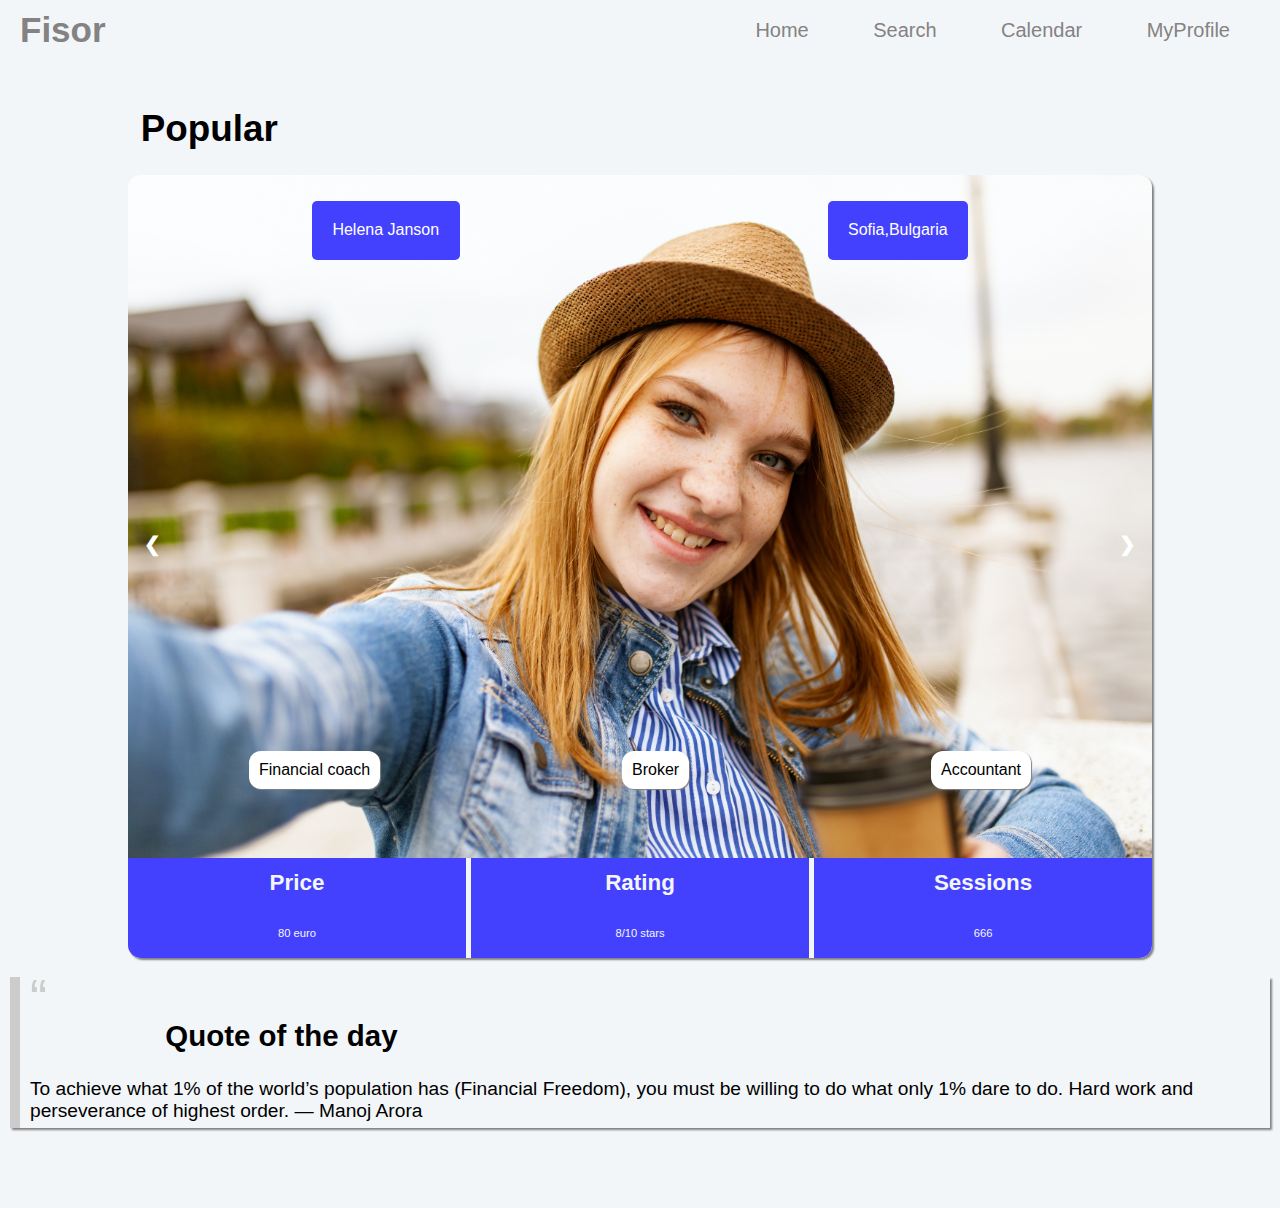
<file: FisorApp/index.html>
<!DOCTYPE html>
<html>

<head>
  <link rel="manifest" href="/manifest.json">
  <meta charset="UTF-8">
  <meta name="viewport" content="width=device-width,initial-scale=1">
  <meta name="theme-color" content="#4441FE"/>
  <link rel="apple-touch-icon" href="images/icons/icon-72x72.pngc">
  <title>Fisor</title>
  <meta name="author" content="Fisor team">
  <meta name="description" content="Fisor the PWA">
  <meta name="keywords" content="pwa,workshop,fontys,smart mobile">
  <link rel="stylesheet" href="css/stylesheet.css" type="text/css">
  <link rel='shortcut icon' type='image/x-icon' href='images/favicon.ico' />
  <script src="js/scripts.js" type="text/javascript"></script>
  <link rel="stylesheet" href="https://fonts.googleapis.com/icon?family=Material+Icons">
  <link rel="stylesheet" href="https://cdnjs.cloudflare.com/ajax/libs/font-awesome/4.7.0/css/font-awesome.min.css">

</head>

<body>

  <!-- Header -->
  <nav class="navbar">
    <h1 class="logo">Fisor</h1>
    <ul class="desktop-buttons">
      <li><a href="#">Home</a></li>
      <li><a href="search.html">Search</a></li>
      <li><a href="#">Calendar</a></li>
      <li><a href="profile.html">MyProfile</a></li>
    </ul>
    <ul class="mobile-buttons">
      <li><span onclick="location.href='index.html'" class="fa fa-home"></li></a>
      <li><span onclick="location.href='search.html'" class="fa fa-search"></span></li>
      <li><span class="fa fa-calendar"></span></li>
      <li><span onclick="location.href='profile.html'" class="fa fa-user"></span></li>
    </ul>
  </nav>
  <!-- Header/> -->

  <h3 class="container-title">Popular</h3>

  <div class="flex-container">
    <div id="wetry">
    </div>
    <div class="arrows">
      <a class="prev" onclick="plusSlides(-1)">❮</a>
      <a class="next" onclick="plusSlides(1)">❯</a>
    </div>
  </div>

  
  <script src="js/index.js" type="text/javascript"></script>

  <!--quotes  -->
  <blockquote>
    <h3 class="container-title">Quote of the day</h3>
    <p>To achieve what 1% of the world’s population has (Financial Freedom), you must be willing to do what only 1% dare
      to do. Hard work and perseverance of highest order. ― Manoj Arora</p>
  </blockquote>
  <!-- quotes/ -->  


</body>

</html>
</file>
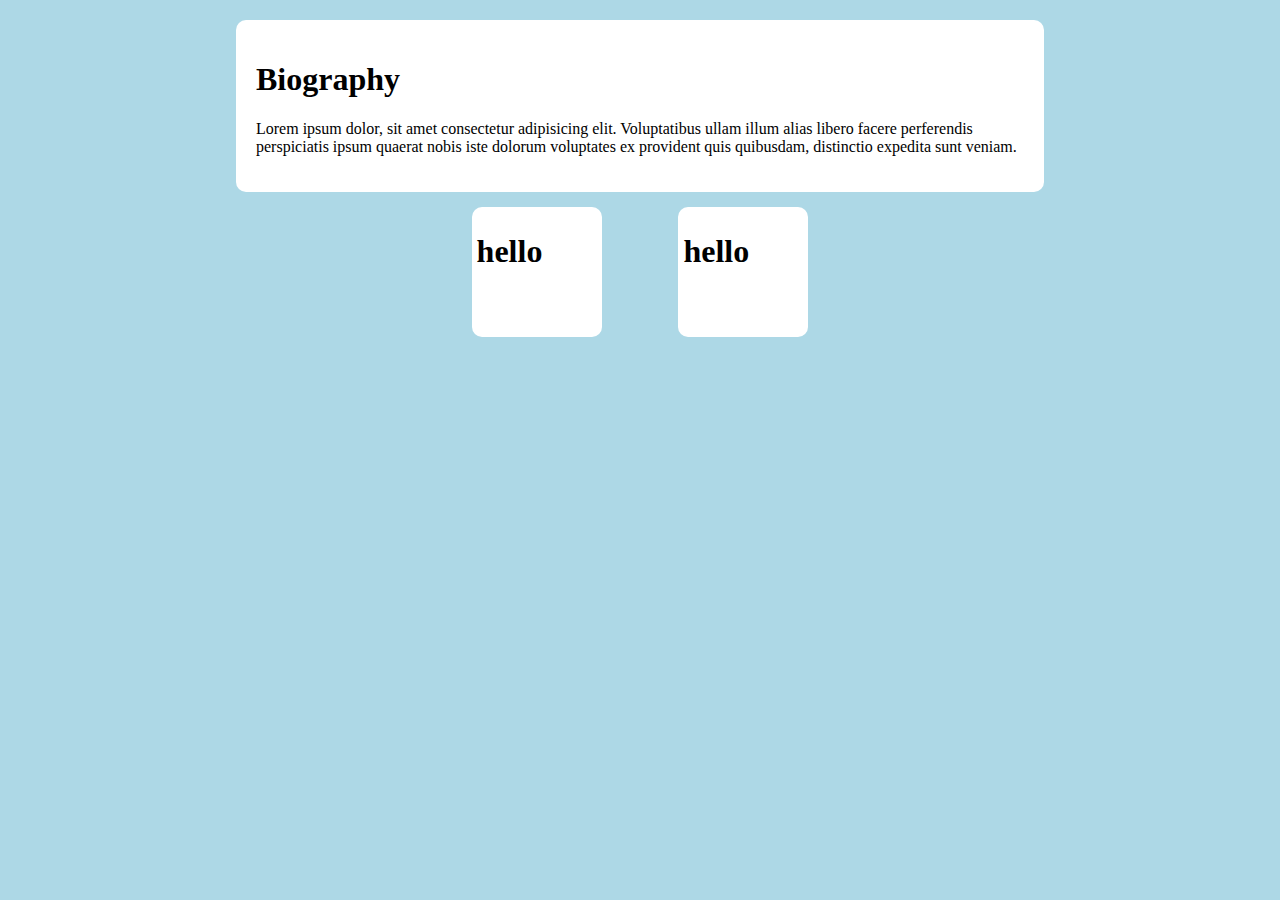
<file: Fisor but better/profile.html>
<!DOCTYPE html>
<!DOCTYPE html>
<html lang="en">
<head>
    <meta charset="UTF-8">
    <meta http-equiv="X-UA-Compatible" content="IE=edge">
    <meta name="viewport" content="width=device-width, initial-scale=1.0">
    <link rel="stylesheet" href="css/profile.css">
    <title>Profile</title>
</head>
<body>
    <div class="container">
        <div id="biography">
            <h1>Biography</h1>
            <p> 
                Lorem ipsum dolor, sit amet consectetur adipisicing elit. 
                Voluptatibus ullam illum alias libero facere perferendis 
                perspiciatis ipsum quaerat nobis iste dolorum voluptates ex 
                provident quis quibusdam, distinctio expedita sunt veniam.
            </p>
        </div>
        
    </div>
    
    <div class="container">
        <div class="profile-buttons">
            <i></i>
            <h1>hello</h1>
        </div>
        <div class="profile-buttons">
            <i></i>
            <h1>hello</h1>
        </div>
    </div>
    
</body>
</html>
</file>
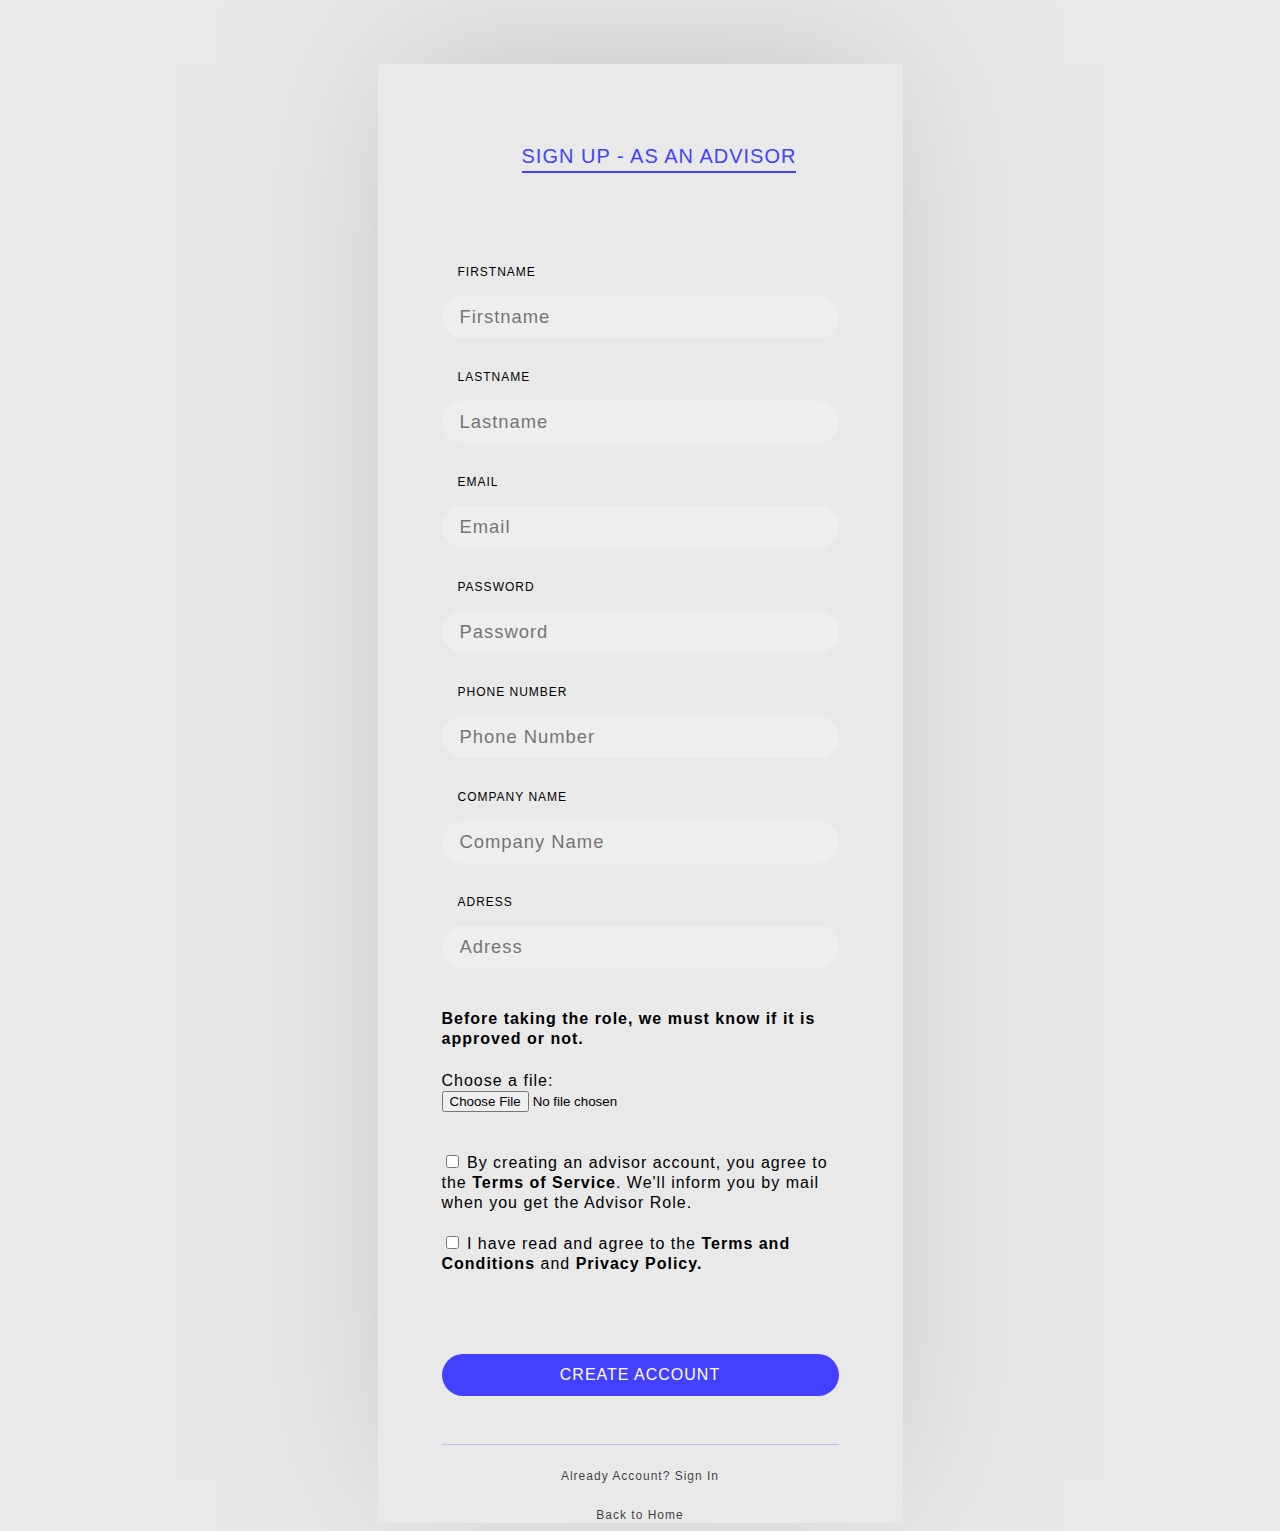
<file: FisorApp/advisor.html>
<!DOCTYPE html>
<html lang="en" >
<head>
  <meta charset="UTF-8">
  <title>Register</title>
  <link rel='stylesheet' href="./css/advisor.css">
  <link rel='stylesheet' href="./css/all.min.css">

</head>
<body>
<!-- Register Begin-->
<div class="register-container">
	<form action="" class="form-register">
		<ul class="register-nav">
			<li class="register-nav__item active">
				<a href="#">Sign up - as an Advisor</a>
			</li>
		</ul>
		<label for="register-input-user" class="register__label">
			Firstname
		</label>
		<input id="register-input-user" class="register__input" type="text" placeholder="Firstname" />
        <label for="register-input-user" class="register__label">
			Lastname
		</label>
		<input id="register-input-user" class="register__input" type="text" placeholder="Lastname" />
        <label for="register-input-user" class="register__label">
			Email
		</label>
		<input id="register-input-user" class="register__input" type="text" placeholder="Email" />
        <label for="register-input-password" class="register__label">
			Password
		</label>
		<input id="register-input-password" class="register__input" type="password" placeholder="Password" />
        
        <label for="register-input-user" class="register__label">
			Phone Number
		</label>
		<input id="register-input-user" class="register__input" type="text" placeholder="Phone Number" />

        <label for="register-input-user" class="register__label">
			Company Name
		</label>
		<input id="register-input-user" class="register__input" type="text" placeholder="Company Name" />

        <label for="register-input-user" class="register__label">
			Adress
		</label>
		<input id="register-input-user" class="register__input" type="text" placeholder="Adress" />
        <br><br>
        <h4>Before taking the role, we must know if it is approved or not. </h4>
        <label for="myfile">Choose a file:</label><br>
        <input type="file" id="myfile" name="myfile">
        <br><br><br>
        <input type="checkbox" name="checkbox" value="check" id="agree">
        <label> 
        By creating an advisor account, you agree to the <strong>Terms of Service</strong>. We'll inform you by mail when you get the Advisor Role. 
        </label>
        <br><br>
        <input type="checkbox" name="checkbox" value="check" id="agree"> I have read and agree to the <strong>Terms and Conditions</strong> and <strong>Privacy Policy.</strong>

		<button onclick="location.href='index.html'" class="register__submit">
            Create Account
        </button>
    </form>
        <a href="login.html" class="register">
            Already Account? Sign In
        </a>
        <a href="#" class="home">
            Back to Home
        </a>
</div>
<!-- Register End-->
</body>
</html>
</file>
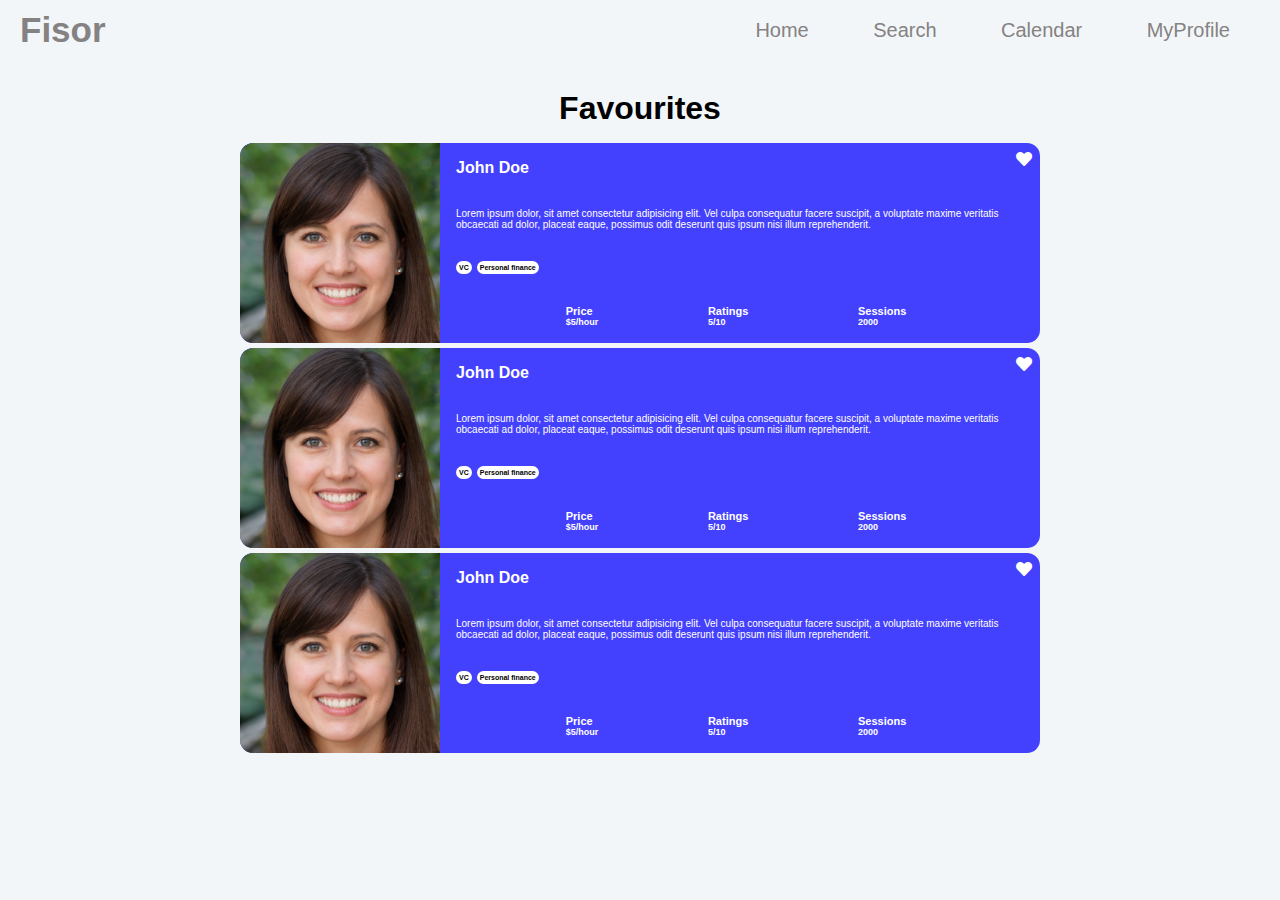
<file: FisorApp/favourite.html>
<!DOCTYPE html>

<!DOCTYPE html>
<html lang="en">

<head>
    <meta charset="UTF-8">
    <meta http-equiv="X-UA-Compatible" content="IE=edge">
    <meta name="viewport" content="width=device-width, initial-scale=1.0">
    <link rel="stylesheet" href="css/favourite.css">
    <link rel="stylesheet" href="css/card.css">
    <link rel='stylesheet' href="./css/all.min.css">
    <link rel="stylesheet" href="css/stylesheet.css" type="text/css">
    <title>Favourites</title>
</head>

<body>

    <!-- Header -->
  <nav class="navbar">
    <h1 class="logo">Fisor</h1>
    <ul class="desktop-buttons">
      <li><a href="index.html">Home</a></li>
      <li><a href="search.html">Search</a></li>
      <li><a href="#">Calendar</a></li>
      <li><a href="profile.html">MyProfile</a></li>
    </ul>
    <ul class="mobile-buttons">
      <li><span onclick="location.href='index.html'" class="fa fa-home" ></li></a>
      <li><span onclick="location.href='search.html'" class="fa fa-search"></span></li>
      <li><span class="fa fa-calendar"></span></li>
      <li><span onclick="location.href='profile.html'"  class="fa fa-user"></span></li>
    </ul>
  </nav>
  <!-- Header/> -->

<h1 style="text-align-last: center;margin-bottom: 1rem;">Favourites</h1>

    <div class="advisors"> <!--Flex column-->
<div class="advisor-card"> <!--Flex row-->
<img src="./images/thispersondoesnotexist.png" alt="profile pic"> <!--First column-->
<div class="information"> <!--Flex column--> 
<div class="information-heading"> <!--Flex row-->
<h2>John Doe</h2>
</div>
<p>
Lorem ipsum dolor, sit amet consectetur adipisicing elit. Vel culpa consequatur facere suscipit,
a voluptate maxime veritatis obcaecati ad dolor, placeat eaque, possimus odit deserunt quis ipsum 
nisi illum reprehenderit.
</p>

<div class="information-bubbles"> <!--Flex row-->
<h3>VC</h3>
<h3>Personal finance</h3>
</div>
<div class="information-metrics"> <!--Flex row-->
<div class="metrics-price">
<h4>Price</h4>
<h6 >$5/hour</h6>
</div>
<div class="metrics-ratings">
<h4>Ratings</h4>
<h6>5/10</h6>
</div>
<div class="metrics-sessions">
<h4>Sessions</h4>
<h6>2000</h6>
</div>
</div>
</div>
<i style="margin-top: 0.5rem; margin-right:0.5rem;color:white"class="fas fa-heart"></i> <!--Final coulumn-->
</div>
</div>

<div class="advisors"> <!--Flex column-->
<div class="advisor-card"> <!--Flex row-->
<img src="./images/thispersondoesnotexist.png" alt="profile pic"> <!--First column-->
<div class="information"> <!--Flex column--> 
<div class="information-heading"> <!--Flex row-->
<h2>John Doe</h2>
</div>
<p>
Lorem ipsum dolor, sit amet consectetur adipisicing elit. Vel culpa consequatur facere suscipit,
a voluptate maxime veritatis obcaecati ad dolor, placeat eaque, possimus odit deserunt quis ipsum 
nisi illum reprehenderit.
</p>

<div class="information-bubbles"> <!--Flex row-->
<h3>VC</h3>
<h3>Personal finance</h3>
</div>
<div class="information-metrics"> <!--Flex row-->
<div class="metrics-price">
<h4>Price</h4>
<h6 >$5/hour</h6>
</div>
<div class="metrics-ratings">
<h4>Ratings</h4>
<h6>5/10</h6>
</div>
<div class="metrics-sessions">
<h4>Sessions</h4>
<h6>2000</h6>
</div>
</div>
</div>
<i style="margin-top: 0.5rem; margin-right:0.5rem;color:white"class="fas fa-heart"></i> <!--Final coulumn-->
</div>
</div>

<div class="advisors"> <!--Flex column-->
<div class="advisor-card"> <!--Flex row-->
<img src="./images/thispersondoesnotexist.png" alt="profile pic"> <!--First column-->
<div class="information"> <!--Flex column--> 
<div class="information-heading"> <!--Flex row-->
<h2>John Doe</h2>
</div>
<p>
Lorem ipsum dolor, sit amet consectetur adipisicing elit. Vel culpa consequatur facere suscipit,
a voluptate maxime veritatis obcaecati ad dolor, placeat eaque, possimus odit deserunt quis ipsum 
nisi illum reprehenderit.
</p>

<div class="information-bubbles"> <!--Flex row-->
<h3>VC</h3>
<h3>Personal finance</h3>
</div>
<div class="information-metrics"> <!--Flex row-->
<div class="metrics-price">
<h4>Price</h4>
<h6 >$5/hour</h6>
</div>
<div class="metrics-ratings">
<h4>Ratings</h4>
<h6>5/10</h6>
</div>
<div class="metrics-sessions">
<h4>Sessions</h4>
<h6>2000</h6>
</div>
</div>
</div> 
<i style="margin-top: 0.5rem; margin-right:0.5rem;color:white"class="fas fa-heart"></i> <!--Final coulumn-->
</div>
</div>
</body>

</html>
</file>
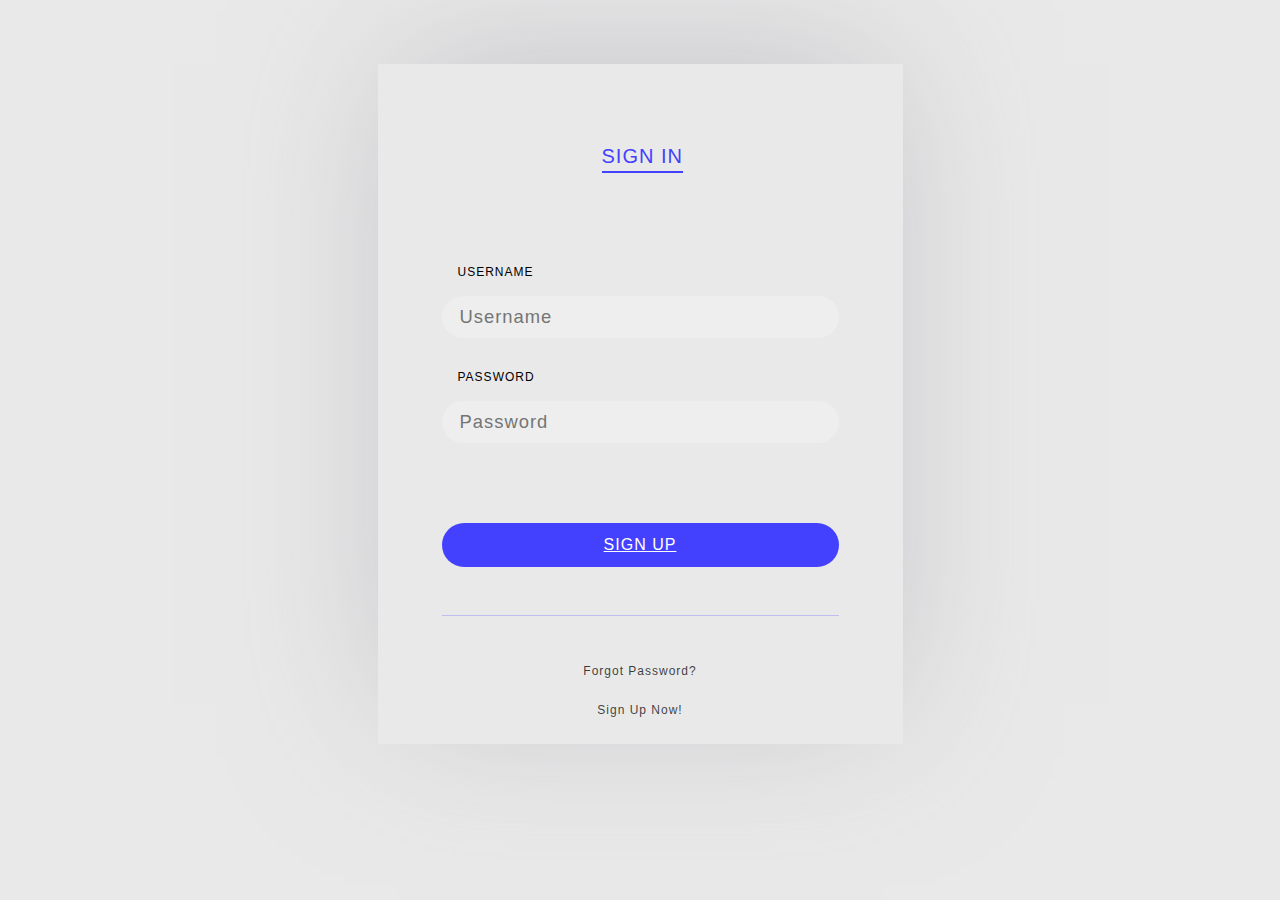
<file: FisorApp/login.html>
<!DOCTYPE html>
<html lang="en" >
<head>
  <meta charset="UTF-8">
  <title>Login</title>
  <link rel='stylesheet' href="./css/login.css">

</head>
<body>
<!-- Login Begin-->
<div class="login-container">
	<form action="" class="form-login">
		<ul class="login-nav">
			<li class="login-nav__item active">
				<a href="#">Sign In</a>
			</li>
		</ul>
		<label for="login-input-user" class="login__label">
			Username
		</label>
		<input id="login-input-user" class="login__input" type="text" placeholder="Username" />
		<label for="login-input-password" class="login__label">
			Password
		</label>
		<input id="login-input-password" class="login__input" type="password" placeholder="Password" />



		<a href="index.html" type="button" value="home "class="login__submit" style="text-align: center;">
			Sign Up
		</a>
	</form>
		<a href="#" class="login__forgot">
			Forgot Password?
		</a>
		<a href="register.html" class="register">
			Sign Up Now!
		</a>
</div>
<!-- Login End -->
  
</body>
</html>
</file>
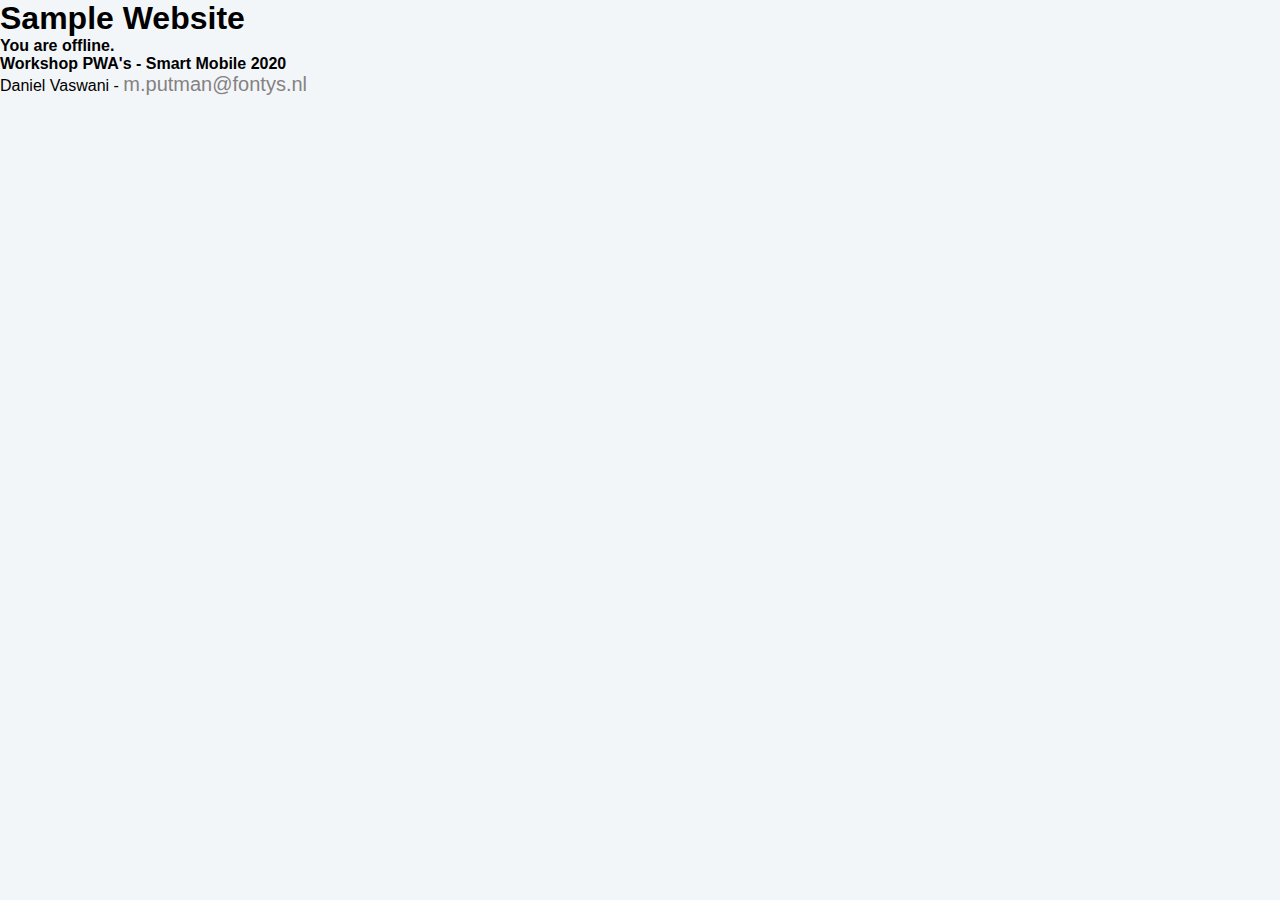
<file: FisorApp/offline.html>
<!DOCTYPE html>
<html><head>
  <link rel="manifest" href="/manifest.json">
  <meta charset="UTF-8">
  <meta name="viewport" content="width=device-width,initial-scale=1">
  <title>Sample site (to be PWA)</title>
  <meta name="author" content="Daniel Vaswani">
  <meta name="description" content="Sample site as resource to build your first PWA">
  <meta name="keywords" content="pwa,workshop,fontys,smart mobile">
  <link rel="stylesheet" href="css/stylesheet.css" type="text/css">
  <link rel="icon" href="images/icon.png" sizes="512x512">

</head>

<body>
  <script src="js/scripts.js" type="text/javascript"></script>
  <div id="website_container">
    <div class="content">
      <header>
        <h1>Sample Website</h1>
      </header>
      <main>
        <strong>You are offline.</strong>
      </main>
      <footer>
        <p><strong>Workshop PWA's - Smart Mobile 2020</strong><br>Daniel Vaswani - <a href="mailto:m.putman@fontys.nl">m.putman@fontys.nl</a></p>
      </footer>
    </div>
  </div>



</body>
</file>
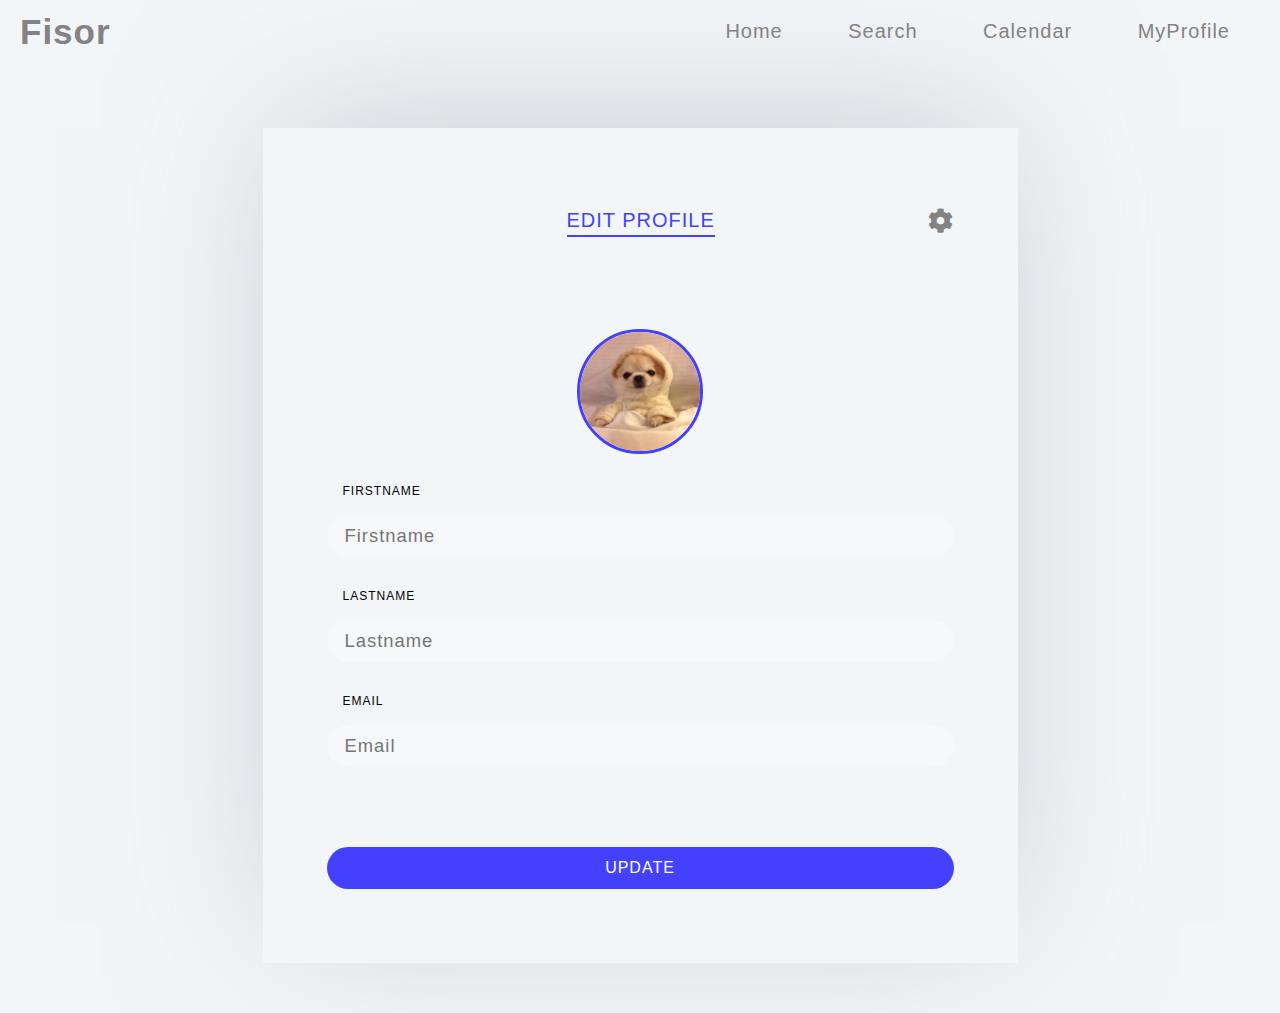
<file: FisorApp/profile-edit.html>
<!DOCTYPE html>
<html lang="en">

<head>
	<meta charset="UTF-8">
	<title>Profile Editing</title>
	<link rel='stylesheet' href="./css/profile-edit.css">
	<link rel='stylesheet' href="./css/all.min.css">
	<link rel="stylesheet" href="css/stylesheet.css" type="text/css">
</head>

<body>

	<!-- Header -->
  <nav class="navbar">
    <h1 class="logo">Fisor</h1>
    <ul class="desktop-buttons">
      <li><a href="index.html">Home</a></li>
      <li><a href="search.html">Search</a></li>
      <li><a href="#">Calendar</a></li>
      <li><a href="profile.html">MyProfile</a></li>
    </ul>
    <ul class="mobile-buttons">
      <li><span onclick="location.href='index.html'" class="fa fa-home" ></li></a>
      <li><span onclick="location.href='search.html'" class="fa fa-search"></span></li>
      <li><span class="fa fa-calendar"></span></li>
      <li><span onclick="location.href='profile.html'"  class="fa fa-user"></span></li>
    </ul>
  </nav>
  <!-- Header/> -->

	<!-- Profile Edit Begin-->
	<div class="profile-container">
		<form action="" class="form-profile">
			<ul class="profile-nav">
				<li class="profile-nav__item active">
					<a href="#">Edit Profile</a>
				</li>
				<a href="settings.html"><i class="fas fa-cog"></i>
			</ul>
			<img class="profile-picture" src="./images/picture.jpg">
			<label for="profile-input-user" class="profile__label">
				Firstname
			</label>
			<input id="profile-input-user" class="profile__input" type="text" placeholder="Firstname" />
			<label for="profile-input-user" class="profile__label">
				Lastname
			</label>
			<input id="profile-input-user" class="profile__input" type="text" placeholder="Lastname" />
			<label for="profile-input-user" class="profile__label">
				Email
			</label>
			<input id="profile-input-user" class="profile__input" type="text" placeholder="Email" />

			<button onclick="location.href='profile.html'" class="profile__submit">
				Update
			</button>
		</form>
	</div>
	<!-- Profile Edit End -->

	<nav class="navbar">

		<ul class="mobile-buttons">
			<li><span class="material-icons">home</li>
			<li><span class="material-icons">search</span></li>
			<li><span class="material-icons">calendar_today</span></li>
			<li><span class="material-icons">account_circle</span></li>
		</ul>
	</nav>



</body>

</html>
</file>
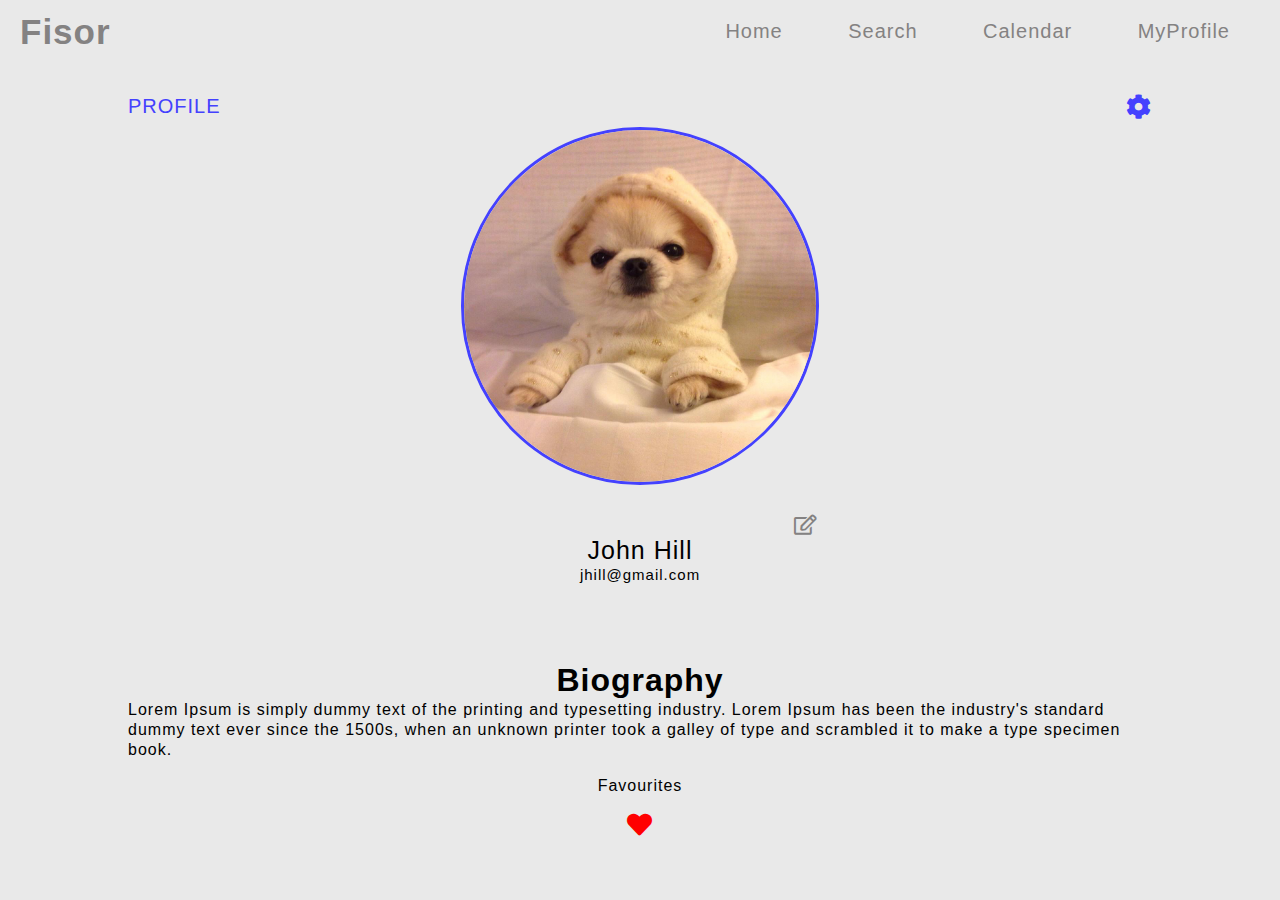
<file: FisorApp/profile.html>
<!DOCTYPE html>
<html lang="en">

<head>
  <link rel="manifest" href="/manifest.json">
  <meta charset="UTF-8">
  <title>Profile</title>
  <meta name="viewport" content="width=device-width,initial-scale=1">
  <meta name="theme-color" content="#4441FE"/>
  <link rel="apple-touch-icon" href="images/icons/icon-72x72.pngc">
  <meta name="author" content="Fisor team">
  <meta name="description" content="Fisor the PWA">
  <meta name="keywords" content="pwa,workshop,fontys,smart mobile">
  <link rel="stylesheet" href="css/stylesheet.css" type="text/css">
  <link rel='shortcut icon' type='image/x-icon' href='images/favicon.ico' />
  <script src="js/scripts.js" type="text/javascript"></script>
  <link rel="stylesheet" href="https://fonts.googleapis.com/icon?family=Material+Icons">
  <link rel="stylesheet" href="https://cdnjs.cloudflare.com/ajax/libs/font-awesome/4.7.0/css/font-awesome.min.css">


  <link rel='stylesheet' href="./css/profile.css">
  <link rel='stylesheet' href="./css/all.min.css">
</head>

<body>

  <!-- Header -->
  <nav class="navbar">
    <h1 class="logo">Fisor</h1>
    <ul class="desktop-buttons">
      <li><a href="#">Home</a></li>
      <li><a href="search.html">Search</a></li>
      <li><a href="#">Calendar</a></li>
      <li><a href="profile.html">MyProfile</a></li>
    </ul>
    <ul class="mobile-buttons">
      <li><span onclick="location.href='index.html'" class="fa fa-home"></li></a>
      <li><span onclick="location.href='search.html'" class="fa fa-search"></span></li>
      <li><span class="fa fa-calendar"></span></li>
      <li><span onclick="location.href='profile.html'" class="fa fa-user"></span></li>
    </ul>
  </nav>
  <!-- Header/> -->

  <!-- Profile Begin-->
  <div class="profile-container">
  
      <div class="profile-container-title">
        
        <!-- <div class="profile-nav__item active"> -->
          <a href="#" class="profile-title">Profile</a>
        <!-- </div> -->
        <a href="settings.html" class="profile-title-settingsicon"><i class="fas fa-cog"></i>
        </div>


      <img class="profile-picture" src="./images/picture.jpg">

      <div class="profile-info">
<a href="profile-edit.html"> <i class="far fa-edit"></i></a>
<p class="profile__title">John Hill</p>
<p class="profile__subtitle">jhill@gmail.com</p>
      
</div>
      

      

      
      <a class="card">
        <h3 class="card__title">Biography</h3>
        <p class="card__meta">
          Lorem Ipsum is simply dummy text of the printing and typesetting industry.
          Lorem Ipsum has been the industry's standard dummy text ever since the 1500s, when an unknown printer took a
          galley of type and scrambled it to make a type specimen book.
        </p>

      </a>

      <!-- <div class="cards">

        <li><a class="card" href="#">
            <p class="card__titleButton">Reviews</p>
             <p class="card__meta"> 
              <i class="far fa-star"></i>
             </p> 
          </a></li>
        <li><a class="card" href="favourite.html">
            <h4 class="card__titleButton">Favorites</h4>
            <p class="card__meta">
              <i class="fas fa-heart"></i>
            </p>
          </a></li></div>  -->

          
         
      <div class="icons-bottom"> 
       
        <div class="icon-right">
          <p style="margin-bottom: 1rem;">Favourites</p>
          <a class="icon-hearth"  href="favourite.html">
            <i class="fas fa-heart"></i></a>
        </div>
      </div>
    
  </div>
  </form>
  </div>
  <!-- Profile End -->
</body>

</html>
</file>
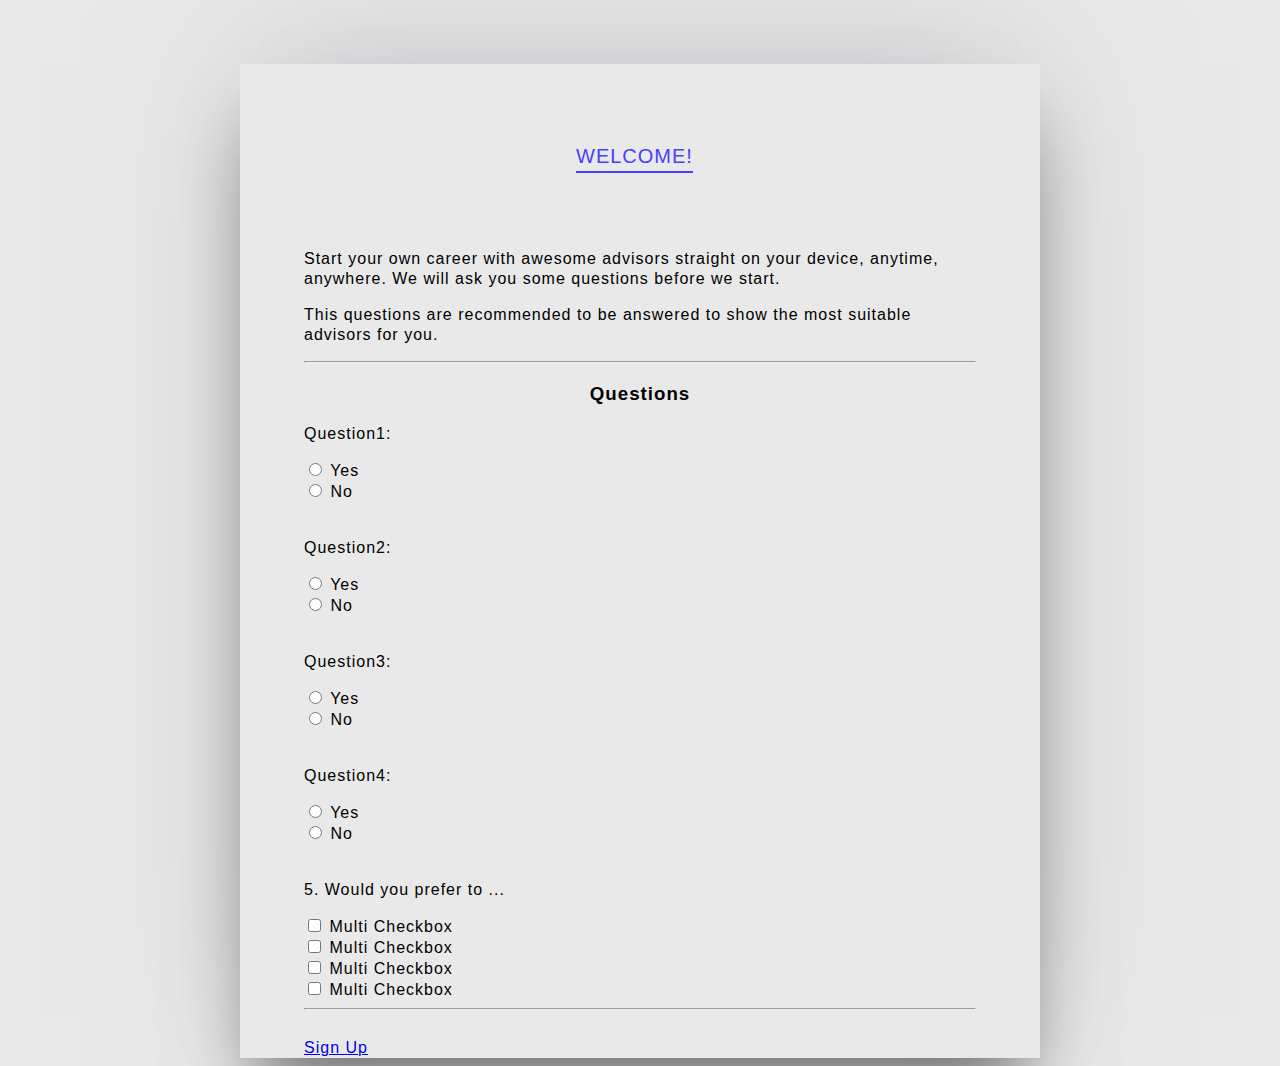
<file: FisorApp/questions.html>
<!DOCTYPE html>
<html lang="en" >
<head>
  <meta charset="UTF-8">
  <meta http-equiv="X-UA-Compatible" content="IE=edge">
  <meta name="viewport" content="width=device-width, initial-scale=1.0">
  <title>Questions</title>
  <link rel='stylesheet' href="./css/questions.css">

</head>
<body>

<div class="question-container">
  <form action="" class="form-question">
		<ul class="question-nav">
			<li class="question-nav__item active">
				<a href="#">Welcome!</a>
			</li>
		</ul>
  </form>
  <!-- Questions Begin-->

  <p>Start your own career with awesome advisors straight on your device, anytime, anywhere. We will ask you some questions before we start.</p>
  <p>This questions are recommended to be answered to show the most suitable advisors for you.</p>
  <hr>
  <center><h3>Questions</h3></center>

			  <p>Question1:</p>
  <input type="radio" name="question[1]" Value="yes">
  <label>Yes</label><br>
  <input type="radio" name="question[1]" Value="no">
  <label>No</label><br><br>

  <p>Question2:</p>
  <input type="radio" name="question[2]" Value="yes">
  <label>Yes</label><br>
  <input type="radio" name="question[2]" Value="no">
  <label>No</label><br><br>

  <p>Question3:</p>
  <input type="radio" name="question[3]" Value="yes">
  <label>Yes</label><br>
  <input type="radio" name="question[3]" Value="no">
  <label>No</label><br><br>

  <p>Question4:</p>
  <input type="radio" name="question[4]" Value="yes">
  <label>Yes</label><br>
  <input type="radio" name="question[4]" Value="no">
  <label>No</label><br><br>

  <p>5. Would you prefer to ...</p>
  <input type="checkbox" name="question1">
  <label> Multi Checkbox</label><br>
  <input type="checkbox" name="question2">
  <label> Multi Checkbox</label><br>
  <input type="checkbox" name="question3">
  <label> Multi Checkbox</label><br>
  <input type="checkbox" name="question4">
  <label> Multi Checkbox</label><br><hr>
  <br>

  <a href="index.html" type="button" value="home "class="questions__submit" style="text-align: center;">
			Sign Up
		</a>

</div>
</body>
</html>
</file>
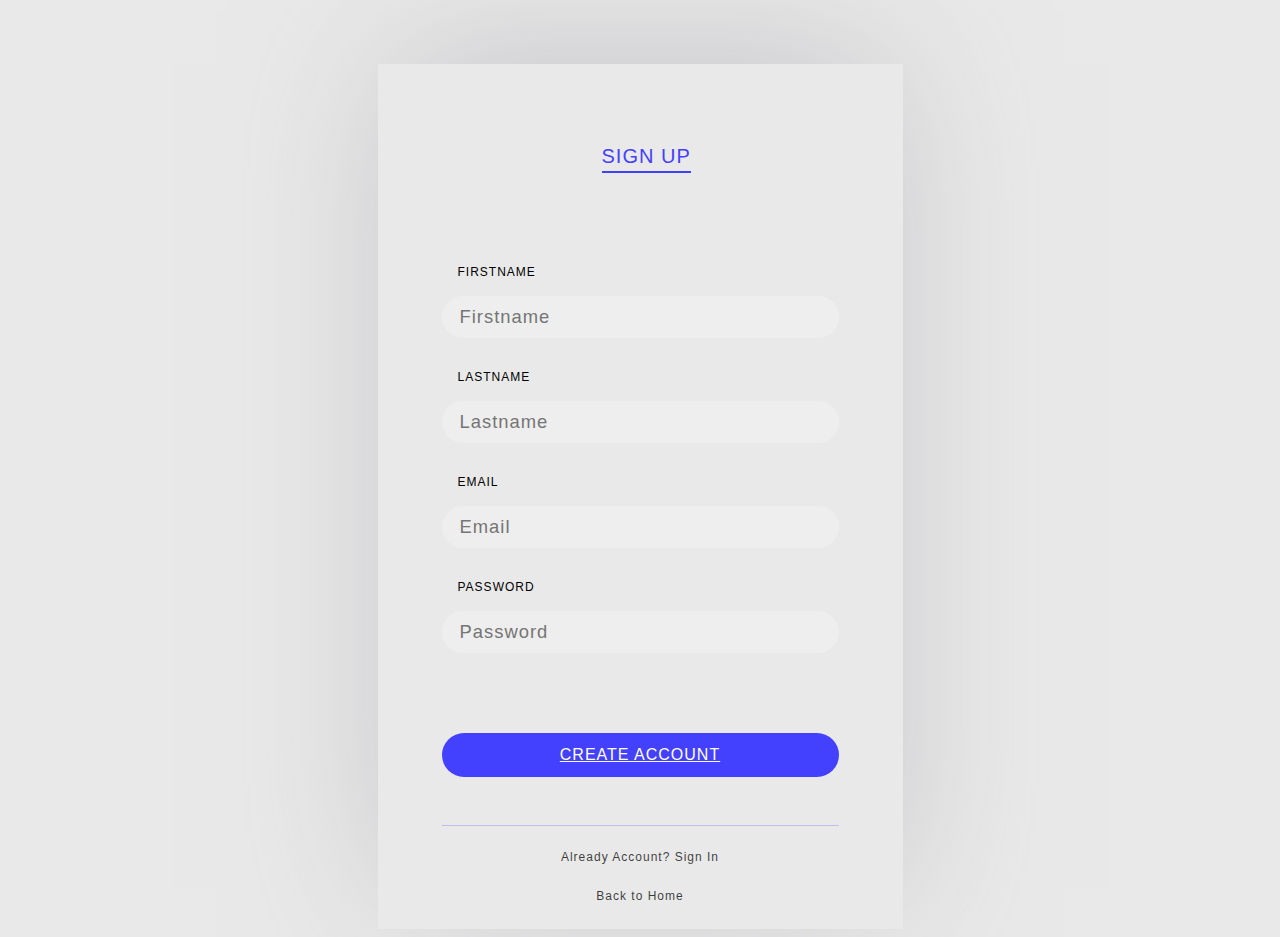
<file: FisorApp/register.html>
<!DOCTYPE html>
<html lang="en" >
<head>
  <meta charset="UTF-8">
  <title>Register</title>
  <link rel='stylesheet' href="./css/register.css">

</head>
<body>
<!-- Register Begin-->
<div class="register-container">
	<form action="" class="form-register">
		<ul class="register-nav">
			<li class="register-nav__item active">
				<a href="#">Sign Up</a>
			</li>
		</ul>
		<label for="register-input-user" class="register__label">
			Firstname
		</label>
		<input id="register-input-user" class="register__input" type="text" placeholder="Firstname" />
        <label for="register-input-user" class="register__label">
			Lastname
		</label>
		<input id="register-input-user" class="register__input" type="text" placeholder="Lastname" />
        <label for="register-input-user" class="register__label">
			Email
		</label>
		<input id="register-input-user" class="register__input" type="text" placeholder="Email" />
        <label for="register-input-password" class="register__label">
			Password
		</label>
		<input id="register-input-password" class="register__input" type="password" placeholder="Password" />

		<a href="index.html" type="button" value="home "class="register__submit" style="text-align: center;">
			Create Account
		</a>
    </form>
        <a href="login.html" class="register">
            Already Account? Sign In
        </a>
        <a href="#" class="home">
            Back to Home
        </a>
</div>
<!-- Register End-->
</body>
</html>
</file>
<file: FisorApp/css/stylesheet.css>
@import url("https://fonts.googleapis.com/icon?family=Material+Icons");

.material-icons {
  font-family: "Material Icons";
  font-weight: normal;
  font-style: normal;
  font-size: 24px; /* Preferred icon size */
  display: inline-block;
  line-height: 1;
  text-transform: none;
  letter-spacing: normal;
  word-wrap: normal;
  white-space: nowrap;
  direction: ltr;

  /* Support for all WebKit browsers. */
  -webkit-font-smoothing: antialiased;
  /* Support for Safari and Chrome. */
  text-rendering: optimizeLegibility;

  /* Support for Firefox. */
  -moz-osx-font-smoothing: grayscale;

  /* Support for IE. */
  font-feature-settings: "liga";
}

/* main */
* {
  margin: 0;
  padding: 0;
  box-sizing: border-box;
}
/* font-family, background */
body {
  background-color: #f3f6f9;
  font-family: -apple-system, BlinkMacSystemFont, "Segoe UI", Roboto, Oxygen,
    Ubuntu, Cantarell, "Open Sans", "Helvetica Neue", sans-serif;
}
a {
  text-decoration: none;
  font-size: 20px;
  color: #848282;
}
/* navbar */
.navbar {
  padding: 10px 20px;
  margin-bottom: 30px;
  display: flex;
  width: 100%;
  align-items: center;
}
.navbar ul {
  flex: 1;
  text-align: right;
}
.navbar ul li {
  display: inline-block;
  margin: 0 30px;
}
.logo {
  font-size: 35px;
  color: #848282;
}
.mobile-buttons {
  display: none;
}
@media only screen and (max-width: 800px) {
  .navbar .desktop-buttons {
    display: none;
  }
  .mobile-buttons {
    display: block;
    color: #848282;
    background: #f3f6f9;
    position: fixed;
    bottom: 0;
    left: 0;
    display: flex;
    justify-content: space-around;
    align-items: center;
    width: 100%;
    padding: 10px;
  }
  .mobile-buttons span {
    font-size: 30px;
  }
  .mobile-buttons li:hover span {
    color: #4441fe;
  }
}
/* Navbar */

/* homepage */
.container-title {
  padding-top: 18px;
  padding-bottom: 25px;
  margin-left: 11%;
  text-decoration: none;
  font-size: 2.3em;
  color: black;
}

img {
  vertical-align: middle;
  border-radius: 13px 13px 0px 0px;
}

/* Position the image container (needed to position the left and right arrows) */
.flex-container {
  justify-content: center;
  display: flex;
  flex-direction: column;
  flex-wrap: nowrap;
  width: 80%;
  margin-right: auto;
  margin-left: auto;
  box-shadow: 2px 2px 2px grey;
    border-radius: 13px;
}

.arrows {
  display: flex;
  justify-content: space-between;
  position: absolute;
  width: 80%;
}

.img .text-block-name {
  /* position: absolute; */
  display: flex;
  /* top: 20px;
  left: 20px; */
  top: 0;
  left: 0;
  background-color: #4441fe;
  color: white;
  padding-left: 20px;
  padding-right: 20px;
  border-radius: 13px;
  text-align: center;
}

.text-block-place {
  position: absolute;
  top: 20px;
  right: 20px;
  background-color: #4441fe;
  color: white;
  padding-left: 20px;
  padding-right: 20px;
  border-radius: 13px;
  text-align: center;
}

.text-boxes-bottom {
  display: flex;
  flex-wrap: nowrap;
  background-color: #f3f6f9;
  justify-content: space-between;
  width: 100%;
  border-radius: 13px;
}

.text-boxes-bottom > div {
  background-color: #4441fe;
  width: 33%;
  text-align: center;
  justify-content: space-between;
  line-height: 50px;
  font-size: 0.7rem;
  color: #f3f6f9;
}
.text-boxes-bottom .price {
  border-radius: 0px 0px 0px 13px;
}
.text-boxes-bottom .sessions {
  border-radius: 0px 0px 13px 0px;
}
/* Hide the images by default */
.mySlides {
  display: none;
}

.person-info {
  position: absolute;
  width: 80%;
  display: flex;
  justify-content: space-around;
  margin-top:2%;
}
.person-info p {
  background-color: #4441fe;
  border-radius: 5px;
  padding: 2%;
  color: white;
}

.person-tags {
   position: absolute;
    width: 80%;
    display: flex;
    justify-content: space-around;
    margin-top: 45%;
}

.person-tags p {
  background-color: white;
  border-radius: 12px;
  padding: 1%;
  color: black;
  box-shadow: 1px 1px 1px grey;
}
/* Add a pointer when hovering over the thumbnail images */
.cursor {
  cursor: pointer;
}

/* Next & previous buttons */
.prev,
.next {
  cursor: pointer;
  position: absolute;
  top: 50%;
  width: auto;
  padding: 16px;
  margin-top: -50px;
  color: white;
  font-weight: bold;
  font-size: 20px;
  border-radius: 0 3px 3px 0;
  user-select: none;
  -webkit-user-select: none;
}

/* Position the "next button" to the right */
.next {
  right: 0;
  border-radius: 3px 0 0 3px;
}

/* On hover, add a black background color with a little bit see-through */
.prev:hover,
.next:hover {
  background-color: rgba(0, 0, 0, 0.8);
}

/* Number text (1/3 etc) */
.numbertext {
  color: #f2f2f2;
  font-size: 12px;
  padding: 8px 12px;
  position: absolute;
  top: 0;
}

.row:after {
  content: "";
  display: table;
  clear: both;
}

/* Six columns side by side */
.column {
  column-count: 3;
  float: left;
  width: 20%;
  text-align: center;
}

blockquote {
  background: #F3F6F9;
  border-left: 10px solid #ccc;
  margin: 1.5em 10px;
  padding: 0.5em 10px;
  quotes: "\201C""\201D""\2018""\2019";
  margin-bottom: 5rem;
  font-size: 0.8em;
  box-shadow: 2px 2px 2px grey;
}
blockquote:before {
  color: #ccc;
  content: open-quote;
  font-size: 4em;
  line-height: 0.1em;
  margin-right: 0.25em;
  vertical-align: -0.4em;
}
blockquote p {
  display: inline;
  font-size: 1.5em;
}

/* Search */

.grid-container {
  display: flex;
  flex-direction: row;
  flex-wrap: wrap;
  width: 100%;
  margin-left: auto;
  margin-right: auto;
  background-color: #f3f6f9;
  justify-content: center;
  margin-bottom: 60px;
}
.grid-item {
  background-color: #4441fe;
  color: white;
  border-radius: 13px;
  font-size: 1.2em;
  text-align: center;
  height: 7rem;
  width: 45%;
  margin: 1% 1%;
  justify-content: center;
  display: flex;
  align-items: center;
}
.search-container{
  display: flex;
  padding: 13%;
  justify-content: center;
}
.search-container input[type="text"] {
  padding: 0.5rem;
  margin-top: 8px;
  font-size: 1.1rem;
  border: none;
  border-radius: 10px 0px 0px 10px; 
}
.search-container button {
  float: right;
  padding: 6px 10px;
  margin-top: 8px;
  background: #ddd;
  font-size: 17px;
  border: none;
  cursor: pointer;
  border-radius: 0px 10px 10px 0px;
}

/* Settings */

.title{
  justify-content: center;
    width: 78%;
    display: flex;
    height: 100%;
    margin-left: auto;
    margin-right: auto;
    padding-top: 3rem;
    font-size: 1.2rem;
}

.notification-container1{
  display: flex;
  margin-left: auto;
  margin-right: auto;
  width: 80%;
  text-align: left;
  flex-direction: column;
  background-color: white;
  border-radius: 13px;
  padding: 0.5rem;
  box-shadow: 2px 2px 2px grey;
}

.security{
  display: flex;
  width: 80%;
  margin-left: auto;
  margin-right: auto;
  align-content: space-between;
  justify-content: space-between;
}

.notifications{
  display: flex;
  width: 80%;
  margin-left: auto;
  margin-right: auto;
  align-content: space-between;
  justify-content: space-between;
  
}

.button-open1{
  padding-left: 70%;
  width: 20%;
  color:black;
}
.button-open2{
  padding-left: 59%;
  width: 20%;
  color:black;
}

.btn-signout-container{
  position: relative;
  display: flex;
  height: 273px;
  justify-content: center;
}
.btn-signout{
  position: absolute;
  width: 32%;
  bottom: 10px;
  border: none;
  background: white;
  color: black;
  font-size: 1.5em;
  justify-content: center;
  height: 3rem;
  border-radius: 13px;
  box-shadow: 1px 1px 1px grey;
}

/* Notifcation page */
.title-notification{
  top: 11rem;
  margin-left: auto;
  margin-right: auto;
  display: flex;
  position: relative;
  width: 70%;
  justify-content: center;
  font-size: 1.2rem;
}
.notifications-container{
  display: flex;
  margin-left: auto;
  margin-right: auto;
  width: 80%;
  text-align: left;
  flex-direction: column;
  background-color: white;
  border-radius: 17px;
  padding: 0.5rem;
  top: 12rem;
  position: relative;
  justify-content: center;
  box-shadow: 2px 2px 2px grey;
}

.push-notification{
  display: flex;
  width: 100%;
  font-size: 1.3rem;
  margin-left: auto;
  margin-right: auto;
  align-content: space-between;
  justify-content: space-between;
  margin-bottom: 10px;
}

.reminder-notification{
  display: flex;
  width: 100%;
  font-size: 1.3rem;
  margin-left: auto;
  margin-right: auto;
  align-content: space-between;
  justify-content: space-between;
  margin-bottom: 10px;
}
.updates-notification{
  display: flex;
  width: 100%;
  font-size: 1.3rem;
  margin-left: auto;
  margin-right: auto;
  align-content: space-between;
  justify-content: space-between;
}

/* SWITCH */
.switch {
  position: relative;
  display: inline-block;
  width: 60px;
  height: 34px;
}

.switch input { 
  opacity: 0;
  width: 0;
  height: 0;
}

.slider {
  position: absolute;
  cursor: pointer;
  top: 0;
  left: 0;
  right: 0;
  bottom: 0;
  background-color: #ccc;
  -webkit-transition: .4s;
  transition: .4s;
}

.slider:before {
  position: absolute;
  content: "";
  height: 26px;
  width: 26px;
  left: 4px;
  bottom: 4px;
  background-color: white;
  -webkit-transition: .4s;
  transition: .4s;
}

input:checked + .slider {
  background-color: #4441FE;
}

input:focus + .slider {
  box-shadow: 0 0 1px #4441FE;
}

input:checked + .slider:before {
  -webkit-transform: translateX(26px);
  -ms-transform: translateX(26px);
  transform: translateX(26px);
}

/* Rounded sliders */
.slider.round {
  border-radius: 34px;
}

.slider.round:before {
  border-radius: 50%;
}

/* form-result margins */

.form-result {
  margin-left: 10px;
  margin-bottom: 5px;
}

.result-container button {
  background-color: #4441FE;
  border:none;
  border-radius:13px;
  padding: 3px;
}

.result-container input {
  background-color: inherit;
  border:none;
  color: grey;
}
</file>
<file: Fisor but better/css/profile.css>
body {
    background-color: lightblue;
    padding:0;
    margin:0;
    box-sizing: border-box;
}
.container {
    display:flex;
    justify-content: center;    
    flex-grow: space-around;
}

#biography {
    margin:20px 0 15px 0 ;
    padding:20px;
    width: 60%;
    background-color: white;
    border-radius: 10px;
    max-width: 1000px;
}

.profile-buttons {
    margin:0 3%;
    padding: 5px;
    width: 30vw;
    height: 30vw;
    background-color: white;
    border-radius: 10px;
    max-width: 120px;
    max-height: 120px;
}
</file>
<file: FisorApp/css/advisor.css>
body {
	background-color: #e9e9e9;
	font-family: -apple-system, BlinkMacSystemFont, 'Segoe UI', Roboto, Oxygen, Ubuntu, Cantarell, 'Open Sans', 'Helvetica Neue', sans-serif;
	font-size: 16px;
	line-height: 1.25;
	letter-spacing: 1px;
}

* {
	box-sizing: border-box;
	transition: .25s all ease;
}

.register-container {
	display: block;
	position: relative;
	z-index: 0;
	margin: 4rem auto 0;
  padding: 5rem 4rem 0 4rem;
	width: 100%;
	max-width: 525px;
	min-height: 865px;
}

.register-container:after {
	content: '';
	display: inline-block;
	position: absolute;
	z-index: 0;
	top: 0;
	right: 0;
	bottom: 0;
	left: 0;
	background-image: rgba(199, 199, 204);
	box-shadow: 0 -20px 150px -20px rgba(158, 158, 168, 0.5);
}

.form-register {
	position: relative;
	z-index: 1;
  padding-bottom: 3rem;
  border-bottom: 1px solid rgba(68, 65, 254, 0.25);
}

.register-nav {
	position: relative;
	padding: 0;
	margin: 0 0 6em 5rem;
}

.register-nav__item {
	list-style: none;
	display: inline-block;
}

.register-nav__item a {
	position: relative;
	color: rgba(68, 65, 254);
	text-decoration: none;
	text-transform: uppercase;
	font-weight: 500;
	font-size: 1.25rem;
	padding-bottom: .5rem;
	transition: .20s all ease;
}

.register-nav__item.active a {
	color: rgba(68, 65, 254);
	transition: .15s all ease;
}

.register-nav__item a:after {
	content: '';
  display: inline-block;
  position: absolute;
  left: 0;
}

.register-nav__item.active a:after{
	background-color: rgb(68, 65, 254);
	height: 2px;
	right: 0;
	bottom: 2px;
}

.register__label {
	display: block;
	padding-left: 1rem;
}

.register__label {
	color: rgb(0, 0, 0);
	text-transform: uppercase;
	font-size: .75rem;
	margin-bottom: 1rem;
}

.register__input {
	color: rgb(0, 0, 0);
	font-size: 1.15rem;
	width: 100%;
	padding: .5rem 1rem;
	border: 2px solid transparent;
	outline: none;
	border-radius: 1.5rem;
	background-color: rgba(255, 255, 255, 0.25);
	letter-spacing: 1px;
}

.register__input:hover,
.register__input:focus{
	color: rgb(41, 37, 241);
	border: 2px solid rgba(68, 65, 254, 0.5);
	background-color: transparent;
}

.register__input + .register__label {
	margin-top: 2rem;
}


.register__submit {
	color: #ffffff;
	font-size: 1rem;
	text-transform: uppercase;
	letter-spacing: 1px;
	margin-top: 5rem;
	padding: .75rem;
	border-radius: 2rem;
	display: block;
	width: 100%;
	background-color: rgba(68, 65, 254);
	border: none;
	cursor: pointer;
}

.register__submit:hover {
	background-color: rgba(17, 97, 237, .75);
}

.register {
	display: block;
	margin-top: 1.5rem;
	text-align: center;
	color: rgba(0, 0, 0, 0.75);
	font-size: .75rem;
	text-decoration: none;
	position: relative;
	z-index: 1;
}

.register:hover {
	color: rgb(68, 65, 254);
}

.home {
	display: block;
	margin-top: 1.5rem;
	text-align: center;
	color: rgba(0, 0, 0, 0.75);
	font-size: .75rem;
	text-decoration: none;
	position: relative;
	z-index: 1;
}

.home:hover {
	color: rgb(68, 65, 254);
}
</file>
<file: FisorApp/css/favourite.css>
* {
    margin:0;
    padding:0;
    font-family: -apple-system, BlinkMacSystemFont, "Segoe UI", Roboto, Oxygen,
    Ubuntu, Cantarell, "Open Sans", "Helvetica Neue", sans-serif;
    }
    
    .advisors {
    display:flex;
    flex-direction: column;
    }
    
    .advisor-card {
    display:flex;
    flex-direction: row;
    background-color: #4441FE;
    border-radius: 13px;
    overflow: hidden;
    }
    
    .advisor-card img {
    align-self: center;
    min-height:140px;
    max-height:200px;
    width: 100%;
    object-fit: cover;
    }
    
    .information {
    display: flex;
    flex-direction: column;
    justify-content: space-around;
    padding-left: 1em;
    }
    .information-heading {
    display:flex;
    flex-direction: row;
    }
    .information-bubbles {
    display: flex;
    }
    

    .information-metrics {
    display:flex;
    justify-content: space-evenly;
    }
    
    .information-metrics div {
    display: flex;
    flex-direction: column;
    }
    
    h2 {
    font-size:16px;
    }
    
    p {
    font-size: 10px;
    }
    
    h3 {
    font-size: 7px;
    padding: 3px;
    background-color:white;
    color:black;
    border-radius: 15px;
    margin-right: 5px;
    }
    
    h4 {
    font-size: 11px;
    }
    
    h6 {
    font-size: 9px;
    }
    
    .mobile-buttons {
    display: none;
}
  /* @media only screen and (max-width: 800px) {
    .navbar .desktop-buttons {
      display: none;
    }
    .mobile-buttons {
      display: block;
      color: #848282;
      background: #f3f6f9;
      position: fixed;
      bottom: 0;
      left: 0;
      display: flex;
      justify-content: space-around;
      align-items: center;
      width: 100%;
      padding: 10px;
    }
    .mobile-buttons span {
      font-size: 30px;
    }
    .mobile-buttons li:hover span {
      color: #4441fe;
    }
  } */
</file>
<file: FisorApp/css/card.css>
* {
    margin:0;
    padding:0;
    font-family: -apple-system, BlinkMacSystemFont, "Segoe UI", Roboto, Oxygen,
    Ubuntu, Cantarell, "Open Sans", "Helvetica Neue", sans-serif;
    
    }
    
    .advisors {
    display:flex;
    flex-direction: column;
    margin-left: 10px;
    margin-right: 10px;
    align-items: center;
    }
    
    .advisor-card {
    display:flex;
    flex-direction: row;
    background-color: #4441FE;
    border-radius: 13px;
    overflow: hidden;
    margin-bottom: 5px;
    max-width: 800px;
    }
    
    .advisor-card img {
    align-self: center;
    min-height:140px;
    max-width: 200px;
    width: 100%;
    object-fit:cover;
    border-top-right-radius: 0px;
    }
    
    .information {
    display: flex;
    flex-direction: column;
    justify-content: space-around;
    padding-left: 1em;
    color: white;
    }
    .information-heading {
    display:flex;
    flex-direction: row;
    }
    .information-bubbles {
    display: flex;
    }
    

    .information-metrics {
    display:flex;
    justify-content: space-evenly;
    }
    
    .information-metrics div {
    display: flex;
    flex-direction: column;
    }
    
    h2 {
    font-size:16px;
    }
    
    p {
    font-size: 10px;
    }
    
    h3 {
    font-size: 7px;
    padding: 3px;
    background-color:white;
    color:black;
    border-radius: 15px;
    margin-right: 5px;
    }
    
    h4 {
    font-size: 11px;
    }
    
    h6 {
    font-size: 9px;
    }
</file>
<file: FisorApp/css/login.css>
body {
	background-color: #e9e9e9;
	font-family: -apple-system, BlinkMacSystemFont, 'Segoe UI', Roboto, Oxygen, Ubuntu, Cantarell, 'Open Sans', 'Helvetica Neue', sans-serif;
	font-size: 16px;
	line-height: 1.25;
	letter-spacing: 1px;
}

* {
	box-sizing: border-box;
	transition: .25s all ease;
}

.login-container {
	display: block;
	position: relative;
	z-index: 0;
	margin: 4rem auto 0;
  padding: 5rem 4rem 0 4rem;
	width: 100%;
	max-width: 525px;
	min-height: 680px;
}

.login-container:after {
	content: '';
	display: inline-block;
	position: absolute;
	z-index: 0;
	top: 0;
	right: 0;
	bottom: 0;
	left: 0;
	background-image: rgba(199, 199, 204);
	box-shadow: 0 -20px 150px -20px rgba(158, 158, 168, 0.5);
}

.form-login {
	position: relative;
	z-index: 1;
  padding-bottom: 3rem;
  border-bottom: 1px solid rgba(68, 65, 254, 0.25);
}

.login-nav {
	position: relative;
	padding: 0;
	margin: 0 0 6em 10rem;
}

.login-nav__item {
	list-style: none;
	display: inline-block;
}

.login-nav__item a {
	position: relative;
	color: rgba(68, 65, 254);
	text-decoration: none;
	text-transform: uppercase;
	font-weight: 500;
	font-size: 1.25rem;
	padding-bottom: .5rem;
	transition: .20s all ease;
}

.login-nav__item.active a {
	color: rgba(68, 65, 254);
	transition: .15s all ease;
}

.login-nav__item a:after {
	content: '';
  display: inline-block;
  position: absolute;
  left: 0;
}

.login-nav__item.active a:after{
	background-color: rgb(68, 65, 254);
	height: 2px;
	right: 0;
	bottom: 2px;
}

.login__label {
	display: block;
	padding-left: 1rem;
}

.login__label {
	color: rgb(0, 0, 0);
	text-transform: uppercase;
	font-size: .75rem;
	margin-bottom: 1rem;
}

.login__input {
	color: rgb(0, 0, 0);
	font-size: 1.15rem;
	width: 100%;
	padding: .5rem 1rem;
	border: 2px solid transparent;
	outline: none;
	border-radius: 1.5rem;
	background-color: rgba(255, 255, 255, 0.25);
	letter-spacing: 1px;
}

.login__input:hover,
.login__input:focus{
	color: rgb(41, 37, 241);
	border: 2px solid rgba(68, 65, 254, 0.5);
	background-color: transparent;
}

.login__input + .login__label {
	margin-top: 2rem;
}


.login__submit {
	color: #ffffff;
	font-size: 1rem;
	text-transform: uppercase;
	letter-spacing: 1px;
	margin-top: 5rem;
	padding: .75rem;
	border-radius: 2rem;
	display: block;
	width: 100%;
	background-color: rgba(68, 65, 254);
	border: none;
	cursor: pointer;
}

.login__submit:hover {
	background-color: rgba(17, 97, 237, .75);
}

.login__forgot {
	display: block;
	margin-top: 3rem;
	text-align: center;
	color: rgba(0, 0, 0, 0.75);
	font-size: .75rem;
	text-decoration: none;
	position: relative;
	z-index: 1;
}

.login__forgot:hover {
	color: rgb(68, 65, 254);
}

.register {
	display: block;
	margin-top: 1.5rem;
	text-align: center;
	color: rgba(0, 0, 0, 0.75);
	font-size: .75rem;
	text-decoration: none;
	position: relative;
	z-index: 1;
}

.register:hover {
	color: rgb(68, 65, 254);
}
</file>
<file: FisorApp/css/profile-edit.css>
body {
	background-color: #e9e9e9;
	font-family: -apple-system, BlinkMacSystemFont, 'Segoe UI', Roboto, Oxygen, Ubuntu, Cantarell, 'Open Sans', 'Helvetica Neue', sans-serif;
	font-size: 16px;
	line-height: 1.25;
	letter-spacing: 1px;
}

* {
	box-sizing: border-box;
	transition: .25s all ease;
}

.profile-container {
	display: block;
	position: relative;
	z-index: 0;
	margin: 4rem auto 0;
  padding: 5rem 4rem 0 4rem;
	width: 100%;
	max-width: 755px;
	min-height: 835px;
}

.profile-container:after {
	content: '';
	display: inline-block;
	position: absolute;
	z-index: 0;
	top: 0;
	right: 0;
	bottom: 0;
	left: 0;
	background-image: rgba(199, 199, 204);
	box-shadow: 0 -20px 150px -20px rgba(158, 158, 168, 0.5);
}

.form-profile {
	position: relative;
	z-index: 1;
  padding-bottom: 3rem;
}

.profile-nav {
	position: relative;
	padding: 0;
	margin: 0 0 6em 15rem;
}

.profile-nav__item {
	list-style: none;
	display: inline-block;
}

.profile-nav__item a {
	position: relative;
	color: rgba(68, 65, 254);
	text-decoration: none;
	text-transform: uppercase;
	font-weight: 500;
	font-size: 1.25rem;
	padding-bottom: .5rem;
	transition: .20s all ease;
}

.profile-nav__item.active a {
	color: rgba(68, 65, 254);
	transition: .15s all ease;
}

.profile-nav__item a:after {
	content: '';
  display: inline-block;
  position: absolute;
  left: 0;
}

.profile-nav__item.active a:after{
	background-color: rgb(68, 65, 254);
	height: 2px;
	right: 0;
	bottom: 2px;
}

.profile__label {
	display: block;
	padding-left: 1rem;
}

.profile__label {
	color: rgb(0, 0, 0);
	text-transform: uppercase;
	font-size: .75rem;
	margin-bottom: 1rem;
}

.profile__input {
	color: rgb(0, 0, 0);
	font-size: 1.15rem;
	width: 100%;
	padding: .5rem 1rem;
	border: 2px solid transparent;
	outline: none;
	border-radius: 1.5rem;
	background-color: rgba(255, 255, 255, 0.25);
	letter-spacing: 1px;
}

.profile__input:hover,
.profile__input:focus{
	color: rgb(41, 37, 241);
	border: 2px solid rgba(68, 65, 254, 0.5);
	background-color: transparent;
}

.profile__input + .profile__label {
	margin-top: 2rem;
}


.profile__submit {
	color: #ffffff;
	font-size: 1rem;
	text-transform: uppercase;
	letter-spacing: 1px;
	margin-top: 5rem;
	padding: .75rem;
	border-radius: 2rem;
	display: block;
	width: 100%;
	background-color: rgba(68, 65, 254);
	border: none;
	cursor: pointer;
}

.profile__submit:hover {
	background-color: rgba(17, 97, 237, .75);
}

.profile-picture {
	margin-left:auto;
	margin-right: auto;
	margin-top: 0rem;
	margin-bottom: 1.5em;
	width: 20%;
	border: 3px solid rgb(68, 65, 254);
	border-radius: 50%;
	display: block;
  }

  i {
	  font-size: 25px;
	  float: right;   
  }


@import url('https://fonts.googleapis.com/icon?family=Material+Icons');

.material-icons {
	font-family: 'Material Icons';
	font-weight: normal;
	font-style: normal;
	font-size: 24px;  /* Preferred icon size */
	display: inline-block;
	line-height: 1;
	text-transform: none;
	letter-spacing: normal;
	word-wrap: normal;
	white-space: nowrap;
	direction: ltr;
  
	/* Support for all WebKit browsers. */
	-webkit-font-smoothing: antialiased;
	/* Support for Safari and Chrome. */
	text-rendering: optimizeLegibility;
  
	/* Support for Firefox. */
	-moz-osx-font-smoothing: grayscale;
  
	/* Support for IE. */
	font-feature-settings: 'liga';
  }

  /* navbar */
.navbar {
	padding: 10px 20px;
	display: flex;
	width: 100%;
	align-items: center;
}

.mobile-buttons{
	display:none;
}
@media only screen and (max-width: 800px){
	.navbar .desktop-buttons {
		display:none;
	}
	.mobile-buttons{
		display:block;
		color:#848282;
		position: fixed;
		bottom: 0;
		left: 0;
		display: flex;
		justify-content: space-around;
		align-items: center;
		width: 100%;
		padding: 10px;
	}
	.mobile-buttons span {
		font-size: 30px;
	}
	.mobile-buttons li:hover span {
		color:#4441FE;
	}
}
</file>
<file: FisorApp/css/profile.css>
body {
	background-color: #e9e9e9;
	font-family: -apple-system, BlinkMacSystemFont, 'Segoe UI', Roboto, Oxygen, Ubuntu, Cantarell, 'Open Sans', 'Helvetica Neue', sans-serif;
	font-size: 16px;
	line-height: 1.25;
	letter-spacing: 1px;
}

* {
	box-sizing: border-box;
	transition: .25s all ease;
}

.profile-container {
	/* display: block;
	position: relative;
	z-index: 0;
	margin: 4rem auto 0;
  padding: 5rem 4rem 0 4rem;
	width: 100%;
	max-width: 755px;
	min-height: 835px; */
	justify-content: center;
    display: flex;
    flex-direction: column;
    flex-wrap: nowrap;
    width: 80%;
    margin-right: auto;
    margin-left: auto;
    border-radius: 13px;
}

/* .profile-container:after {
	content: '';
	display: inline-block;
	position: absolute;
	z-index: 0;
	top: 0;
	right: 0;
	bottom: 0;
	left: 0;
	background-image: rgba(199, 199, 204);
	box-shadow: 0 -20px 150px -20px rgba(158, 158, 168, 0.5);
} */

/* .form-profile {
	position: relative;
	z-index: 1;
  padding-bottom: 3rem;
} */

.profile-container-title {
	width:100%;
    display: flex;
    justify-content: space-between;
}

.profile-title{
	position: relative;
	color: rgba(68, 65, 254);
	text-decoration: none;
	text-transform: uppercase;
	/* font-weight: 500; */
	font-size: 1.25rem;
	padding-bottom: .5rem;
	transition: .20s all ease;
}
.profile-title-settingsicon{
	color:rgba(68, 65, 254);
}

.profile-info{
	display: flex;
	position:relative;
	flex-direction: column;
}

/* .profile-nav__item {
	list-style: none;
	display: inline-block;
}

.profile-nav__item a {
	position: relative;
	color: rgba(68, 65, 254);
	text-decoration: none;
	text-transform: uppercase;
	font-weight: 500;
	font-size: 1.25rem;
	padding-bottom: .5rem;
	transition: .20s all ease;
}

.profile-nav__item.active a {
	color: rgba(68, 65, 254);
	transition: .15s all ease;
} */

/* .profile-nav__item a:after {
	content: '';
  display: inline-block;
  position: absolute;
  left: 0;
} */

/* .profile-nav__item.active a:after{
	background-color: rgb(68, 65, 254);
	height: 2px;
	right: 0;
	bottom: 2px;
} */

.profile-picture {
	margin-left: auto;
    margin-right: auto;
    /* margin-top: 0rem; */
    margin-bottom: 1.5em;
    width: 35%;
    border: 3px solid rgb(68, 65, 254);
    border-radius: 50%;
    display: flex;
}

.fas {
	font-size: 25px;
	float: right;
}

.far {
	width: 35%;
    font-size: 20px;
    float: right;
}

.profile__title {
	margin-top: 0rem;
    width: 100%;
    display: flex;
    justify-content: center;
    font-size: 25px;
}

.profile__subtitle {
	margin-left: auto;
    margin-right: auto;
    margin-top: 0rem;
    margin-bottom: 5em;
    justify-content: center;
    display: flex;
    width: 100%;
    font-size: 15px;
}

.cards {
    margin-left:auto;
	margin-right: auto;
    padding: 0;
    list-style: none;
    display: grid;
    grid-template-columns: repeat(auto-fit, minmax(24ch, 1fr));
    grid-gap: 20px;
}

.card {
	margin-left: auto;
    margin-right: auto;
    display: flex;
    flex-direction: column;
    color: inherit;
}

.card__title {
	margin-left: auto;
    margin-right: auto;
    font-size: 18px;
    margin: 0;
    display: flex;
    justify-content: center;
    font-size: 2rem;
}

.card__titleButton {
    margin-left:auto;
    margin-right: auto;
    margin-top: 0rem;
    display: block;
    width: 25%;
    font-size: 18px;
}

.card__meta {
	margin-left: auto;
    margin-right: auto;
    font-size: 1rem;
    display: flex;
    position: relative;
    color: black;
}

/* /////////////////////////////NOT TO DELETE//////////////////// */
.icons-bottom{
display:flex;
width: 100%;
justify-content: space-between;	
margin-top: 1em;
}



.icon-right{
	display: flex;
    flex-direction: column;
    text-align: center;
    width: 100%;
}

.icon-hearth{
display: contents;
color:red;


}
</file>
<file: FisorApp/css/questions.css>
body {
	background-color: #e9e9e9;
    font-family: -apple-system, BlinkMacSystemFont, 'Segoe UI', Roboto, Oxygen, Ubuntu, Cantarell, 'Open Sans', 'Helvetica Neue', sans-serif;
	font-size: 16px;
	line-height: 1.25;
	letter-spacing: 1px;
}

* {
	box-sizing: border-box;
	transition: .25s all ease;
}

.question-container {
	display: block;
	position: relative;
	z-index: 0;
	margin: 4rem auto 0;
  padding: 5rem 4rem 0 4rem;
	width: 100%;
	max-width: 800px;
	min-height: 800px;
	box-shadow: 0 50px 70px -20px rgba(0, 0, 0, 0.55);
}


.question-container:after {
	content: '';
	display: inline-block;
	position: absolute;
	z-index: 0;
	top: 0;
	right: 0;
	bottom: 0;
	left: 0;
	background-image: rgba(199, 199, 204);
	box-shadow: 0 -20px 150px -20px rgba(158, 158, 168, 0.5);
}

.question-nav {
	position: relative;
	padding: 0;
	margin: 0 0 5em 17rem;
}

.question-nav__item {
	list-style: none;
	display: inline-block;
}

.question-nav__item a {
	position: relative;
	color: rgba(68, 65, 254);
	text-decoration: none;
	text-transform: uppercase;
	font-weight: 500;
	font-size: 1.25rem;
	padding-bottom: .5rem;
	transition: .20s all ease;
}

.question-nav__item.active a {
	color: rgba(68, 65, 254);
	transition: .15s all ease;
}

.question-nav__item a:after {
	content: '';
  display: inline-block;
  position: absolute;
  left: 0;
}

.question-nav__item.active a:after{
	background-color: rgb(68, 65, 254);
	height: 2px;
	right: 0;
	bottom: 2px;
}

.question__label {
	display: block;
	padding-left: 1rem;
}

.question__label {
	color: rgb(0, 0, 0);
	font-size: 1.5rem;
	margin-bottom: 1rem;
}

.question__submit {
	color: #ffffff;
	font-size: 1rem;
	text-transform: uppercase;
	letter-spacing: 1px;
	padding: .75rem;
	border-radius: 2rem;
	display: block;
	width: 100%;
	background-color: rgba(68, 65, 254);
	border: none;
	cursor: pointer;
}
</file>
<file: FisorApp/css/register.css>
body {
	background-color: #e9e9e9;
	font-family: -apple-system, BlinkMacSystemFont, 'Segoe UI', Roboto, Oxygen, Ubuntu, Cantarell, 'Open Sans', 'Helvetica Neue', sans-serif;
	font-size: 16px;
	line-height: 1.25;
	letter-spacing: 1px;
}

* {
	box-sizing: border-box;
	transition: .25s all ease;
}

.register-container {
	display: block;
	position: relative;
	z-index: 0;
	margin: 4rem auto 0;
  padding: 5rem 4rem 0 4rem;
	width: 100%;
	max-width: 525px;
	min-height: 865px;
}

.register-container:after {
	content: '';
	display: inline-block;
	position: absolute;
	z-index: 0;
	top: 0;
	right: 0;
	bottom: 0;
	left: 0;
	background-image: rgba(199, 199, 204);
	box-shadow: 0 -20px 150px -20px rgba(158, 158, 168, 0.5);
}

.form-register {
	position: relative;
	z-index: 1;
  padding-bottom: 3rem;
  border-bottom: 1px solid rgba(68, 65, 254, 0.25);
}

.register-nav {
	position: relative;
	padding: 0;
	margin: 0 0 6em 10rem;
}

.register-nav__item {
	list-style: none;
	display: inline-block;
}

.register-nav__item a {
	position: relative;
	color: rgba(68, 65, 254);
	text-decoration: none;
	text-transform: uppercase;
	font-weight: 500;
	font-size: 1.25rem;
	padding-bottom: .5rem;
	transition: .20s all ease;
}

.register-nav__item.active a {
	color: rgba(68, 65, 254);
	transition: .15s all ease;
}

.register-nav__item a:after {
	content: '';
  display: inline-block;
  position: absolute;
  left: 0;
}

.register-nav__item.active a:after{
	background-color: rgb(68, 65, 254);
	height: 2px;
	right: 0;
	bottom: 2px;
}

.register__label {
	display: block;
	padding-left: 1rem;
}

.register__label {
	color: rgb(0, 0, 0);
	text-transform: uppercase;
	font-size: .75rem;
	margin-bottom: 1rem;
}

.register__input {
	color: rgb(0, 0, 0);
	font-size: 1.15rem;
	width: 100%;
	padding: .5rem 1rem;
	border: 2px solid transparent;
	outline: none;
	border-radius: 1.5rem;
	background-color: rgba(255, 255, 255, 0.25);
	letter-spacing: 1px;
}

.register__input:hover,
.register__input:focus{
	color: rgb(41, 37, 241);
	border: 2px solid rgba(68, 65, 254, 0.5);
	background-color: transparent;
}

.register__input + .register__label {
	margin-top: 2rem;
}


.register__submit {
	color: #ffffff;
	font-size: 1rem;
	text-transform: uppercase;
	letter-spacing: 1px;
	margin-top: 5rem;
	padding: .75rem;
	border-radius: 2rem;
	display: block;
	width: 100%;
	background-color: rgba(68, 65, 254);
	border: none;
	cursor: pointer;
}

.register__submit:hover {
	background-color: rgba(17, 97, 237, .75);
}

.register {
	display: block;
	margin-top: 1.5rem;
	text-align: center;
	color: rgba(0, 0, 0, 0.75);
	font-size: .75rem;
	text-decoration: none;
	position: relative;
	z-index: 1;
}

.register:hover {
	color: rgb(68, 65, 254);
}

.home {
	display: block;
	margin-top: 1.5rem;
	text-align: center;
	color: rgba(0, 0, 0, 0.75);
	font-size: .75rem;
	text-decoration: none;
	position: relative;
	z-index: 1;
}

.home:hover {
	color: rgb(68, 65, 254);
}
</file>
